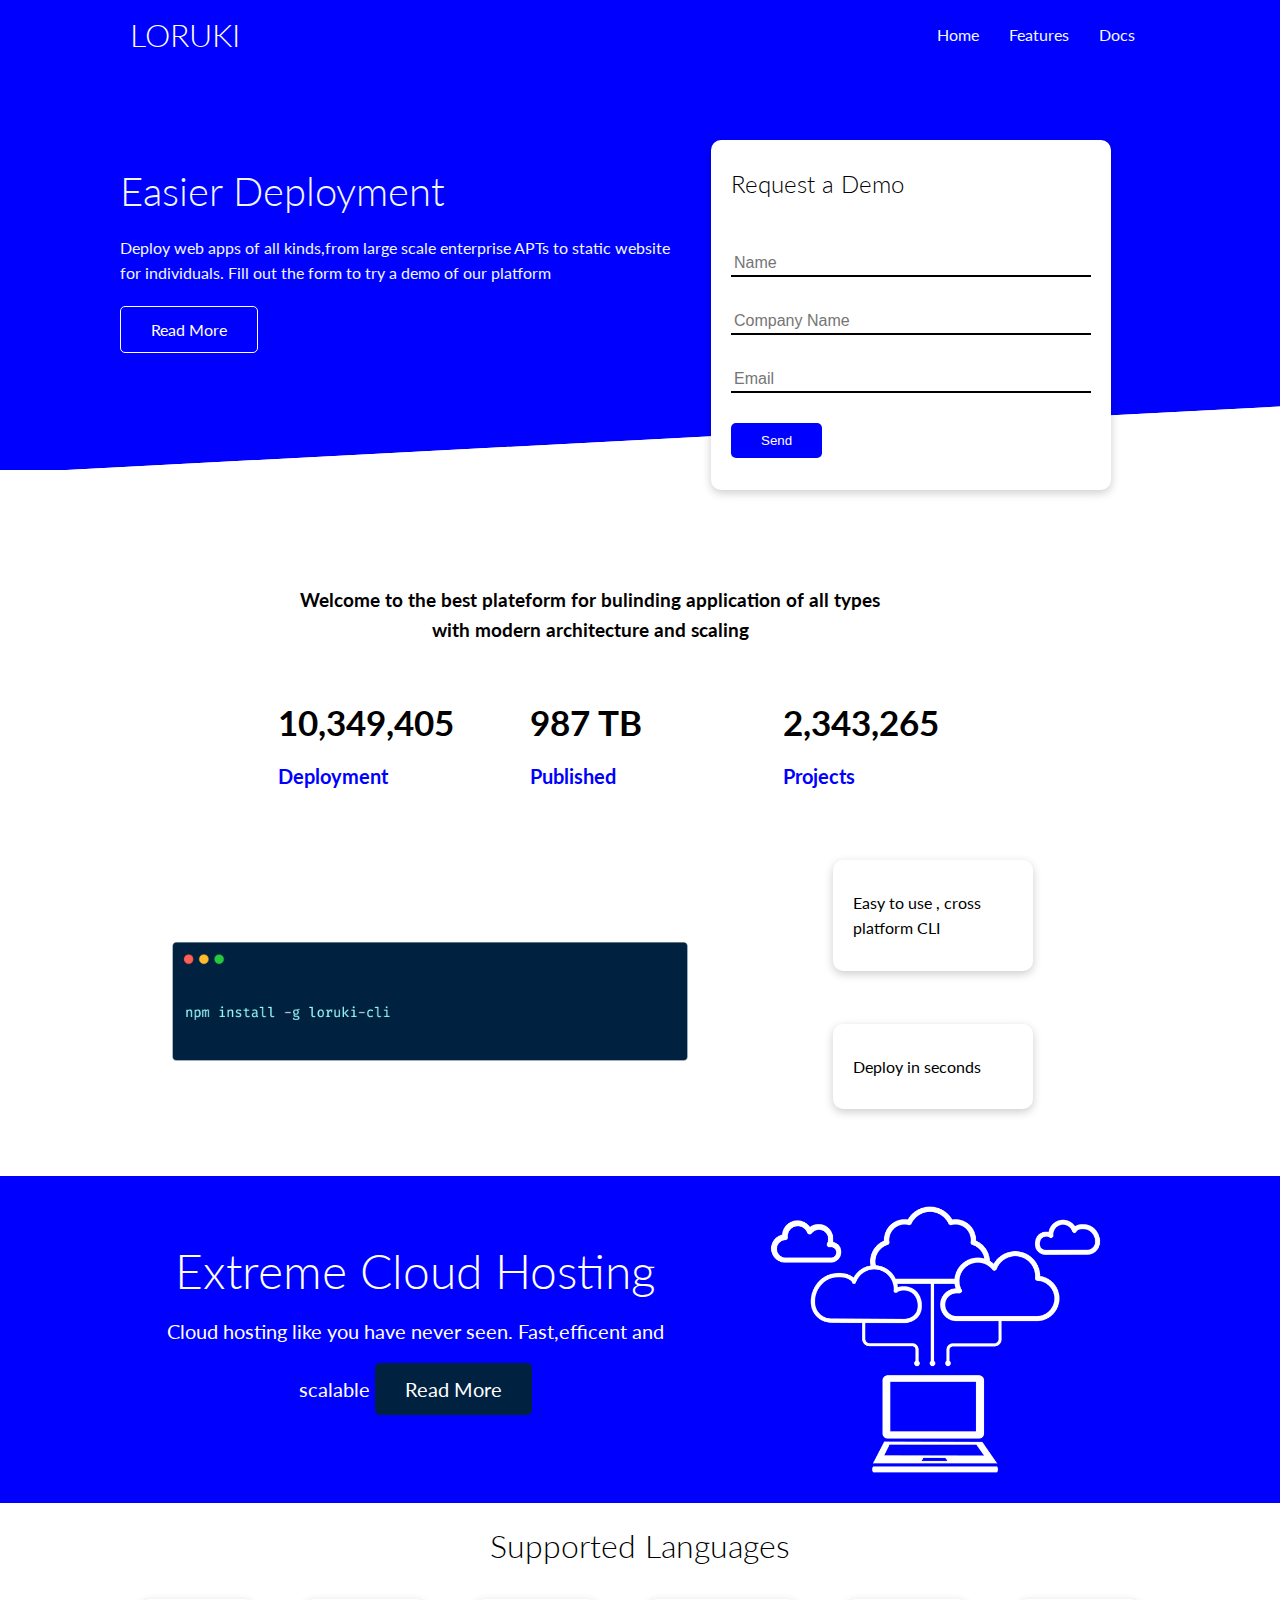
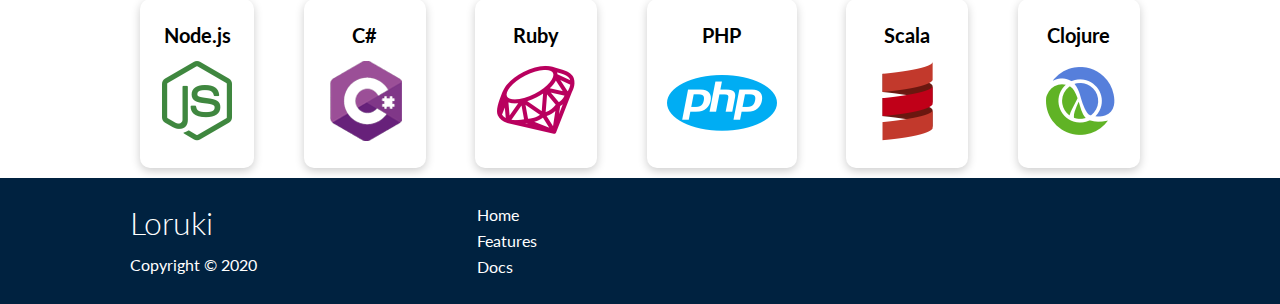
<file: index.html>
<!DOCTYPE html>
<html lang="en">
<head>
    <meta charset="UTF-8">
    <meta http-equiv="X-UA-Compatible" content="IE=edge">
    <meta name="viewport" content="width=device-width, initial-scale=1.0">
    <link rel="stylesheet" href="https://cdnjs.cloudflare.com/ajax/libs/font-awesome/6.1.1/css/all.min.css" integrity="sha512-KfkfwYDsLkIlwQp6LFnl8zNdLGxu9YAA1QvwINks4PhcElQSvqcyVLLD9aMhXd13uQjoXtEKNosOWaZqXgel0g==" crossorigin="anonymous" referrerpolicy="no-referrer" />
    <link rel="stylesheet" href="style.css">
    <link rel="icon" href="images/favicon.png">
    <link rel="stylesheet" href="Utilities.css">

    <title>Loruki |Cloud Hosting For Everyone</title>
</head>
<body>

    <!--Navbar-->
    <div class="navbar">
        <div class="container flex">
            <h1 class="logo">LORUKI</h1>
            <ul class="nav">
                <li><a href="index.html">Home</a></li>
                <li><a href="features.html">Features</a></li>
                <li><a href="docs.html">Docs</a></li>
            </ul>
        </div>
    </div>

    <!--ShowCase-->
    <section class="showcase">
        <div class="container grid">
            <div class="showcase-text">
                <h1>Easier Deployment</h1>
                <p> Deploy web apps of all kinds,from large scale enterprise APTs to static website for individuals.
                    Fill out the  form to try a demo of our platform</p>
                    <a href="feature.html" class="btn btn-outline">Read More</a>
            </div>

            <div class="showcase-form card">
                <h2>Request a Demo</h2>
                <form  name="contact" method="POST" netlify-honeypot="bot-field" data-netlify="true">
                    <input type="hidden" name="form-name" value="contact">
                    <p class="hidden">
                        <label>Don't fill this out if you're human: <input name="bot-field"/></label>
                    </p>
                    <div class="form-control">
                        <input type="text" name="name" placeholder="Name" required>
                    </div>

                    <div class="form-control">
                        <input type="text" name="company" placeholder="Company Name"required>
                    </div>

                    <div class="form-control">
                        <input type="email" name="email" placeholder="Email"required>
                    </div>
                    <input type="submit" value="Send" class="btn btn-primary">
                </form>
            </div>
        </div>
    </section>

    <!--Stats-->
    <section class="stats">
        <div class="container ">
            <h3 class="stats-heading text-center my-1">
                Welcome to the best plateform for bulinding application of all types with modern architecture and scaling
            </h3>
            <div class="grid grid-3 text-centre my-4 ">
                <div>
                    <i class="fas fa-server fa-3x"></i>
                      <h3>10,349,405</h3> 
                      <p class="text-secondary">Deployment</p> 
                </div>

            
                <div>
                        <i class="fas fa-upload fa-3x"></i>
                          <h3>987 TB</h3> 
                          <p class="text-secondary">Published</p>

                </div>

                
                    <div>
                        <i class="fas fa-project-diagram fa-3x"></i>
                          <h3>2,343,265</h3> 
                          <p class="text-secondary">Projects</p>
                    </div>
            </div>
        </div>
    </section>
               
    <!--cli click-->
    <section class="cli">
        <div class="grid container">
             <img src="images/cli.png" alt="cli">
             <div class="card">
                <p>Easy to use , cross platform CLI</p>
             </div>
             <div class="card">
                <p>Deploy in seconds</p>
             </div>
        </div>
    </section>
        
    <!--Cloud-->
    <section class="cloud bg-primary my-2 py-2">
        <div class="container grid">
            <div class="text-center">
                <h2 class="lg">Extreme Cloud Hosting</h2>
                <p class="lead my-1">
                    Cloud hosting like you have never seen.
                    Fast,efficent and scalable
                    <a href="feature.html" class="btn btn-dark my-1">Read More</a>
                </p>
            </div>
            <img src="images/cloud.png" alt="">
        </div>
    </section>

    <!--Languages-->
    <section class="languages">
        <h2 class="md text-center my-2">
            Supported Languages
        </h2>
        <div class="container flex">
            <div class="card">
                <h4> Node.js</h4>
                <img src="images/logo/node.png" alt="">
            </div>
            <div class="card">
                <h4> C#</h4>
                <img src="images/logo/csharp.png" alt="">
            </div>
            <div class="card">
                <h4>Ruby </h4>
                <img src="images/logo/ruby.png" alt="">
            </div>
            <div class="card">
                <h4>PHP </h4>
                <img src="images/logo/php.png" alt="">
            </div>
            <div class="card">
                <h4>Scala </h4>
                <img src="images/logo/scala.png" alt="">
            </div>
            <div class="card">
                <h4> Clojure</h4>
                <img src="images/logo/clojure.png" alt="">
            </div>
        </div>
       </div>
    </section>

    <!--Footer-->
    <footer class="footer bg-dark py-5">
        <div class="container grid grid-3">
            <div>
                <h1>Loruki</h1>
                <p>Copyright &copy; 2020</p>
            </div>
            <nav>
                <ul>
                    
                    <li>  <a href="index.html">Home</a></li>
                    <li>   <a href="features.html">Features</a></li>
                    <li>  <a href="Docs.html">Docs</a></li>
                    

                </ul>
            </nav>
            <div class="social">
              <a href="#"><i class="fab fa-github fa-2x"></i></a>
              <a href="#"><i class="fab fa-facebook fa-2x"></i></a>
              <a href="#"><i class="fab fa-instagram fa-2x"></i></a>
              <a href="#"><i class="fab fa-twitter fa-2x"></i></a>
            </div>
        </div>
    </footer> 
    
</body>
</html>
</file>
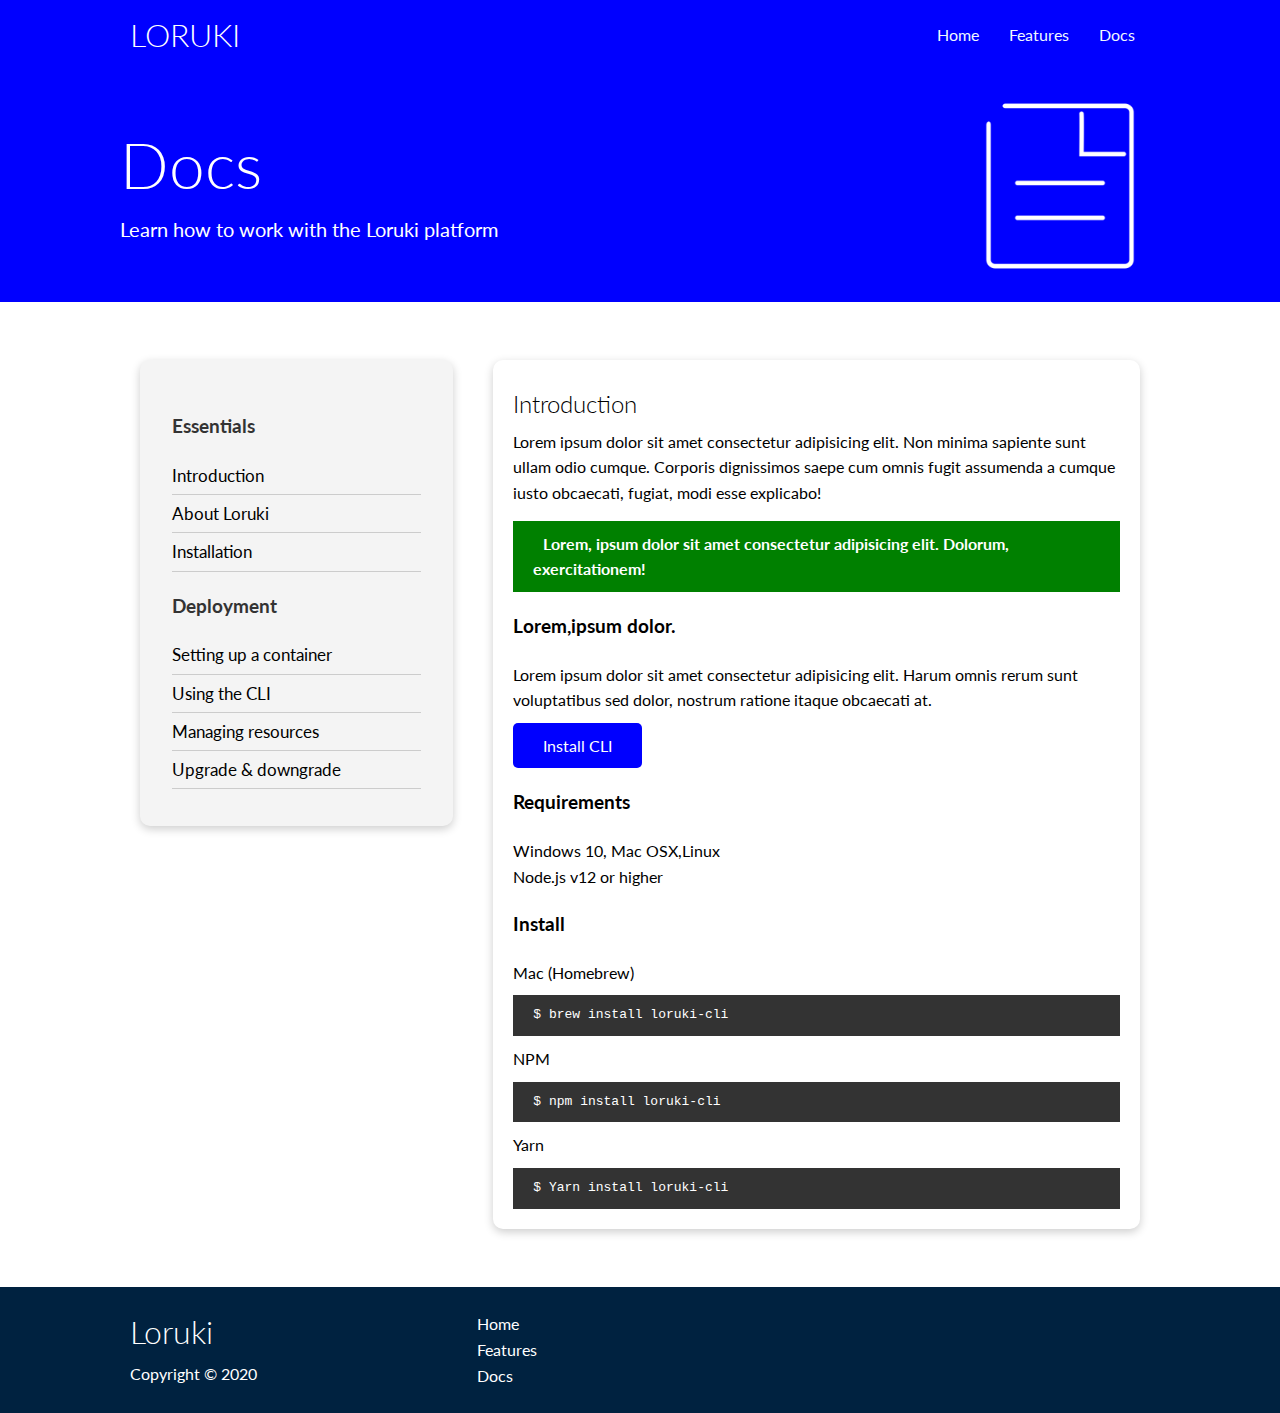
<file: docs.html>
<!DOCTYPE html>
<html lang="en">
<head>
    <meta charset="UTF-8">
    <meta http-equiv="X-UA-Compatible" content="IE=edge">
    <meta name="viewport" content="width=device-width, initial-scale=1.0">
    <link rel="stylesheet" href="https://cdnjs.cloudflare.com/ajax/libs/font-awesome/6.1.1/css/all.min.css" integrity="sha512-KfkfwYDsLkIlwQp6LFnl8zNdLGxu9YAA1QvwINks4PhcElQSvqcyVLLD9aMhXd13uQjoXtEKNosOWaZqXgel0g==" crossorigin="anonymous" referrerpolicy="no-referrer" />
    <link rel="stylesheet" href="style.css">
    <link rel="icon" href="images/favicon.png">
    <link rel="stylesheet" href="Utilities.css">

    <title>Loruki |Cloud Hosting For Everyone</title>
</head>
<body>

    <!--Navbar-->
    <div class="navbar">
        <div class="container flex">
            <h1 class="logo">LORUKI</h1>
            <ul class="nav">
                <li><a href="index.html">Home</a></li>
                <li><a href="features.html">Features</a></li>
                <li><a href="docs.html">Docs</a></li>
            </ul>
        </div>
    </div>

    <!--Head-->
    <section class="docs-head bg-primary py-3">
        <div class="container grid">
            <div>
                <h1 class="xl">Docs</h1>
                <p class="lead">
                    Learn how to work with the Loruki platform
                   
                </p>
            </div>
            <img src="images/docs.png" alt="">
        </div>
    </section>

    <!--Docs main-->

    <section class="docs-main my-4">
        <div class="container grid">
            <div class="card bg-light p-3">
                <h3 class="my-2">Essentials</h3>
                <nav>
                    <ul>
                        <li><a class="text-pimary" href="#">Introduction</a></li>
                        <li><a href="#">About Loruki</a></li>
                        <li><a href="#">Installation</a></li>
                    </ul>
                </nav>

                <h3 class="my-2">Deployment</h3>
                <nav>
                    <ul>
                        <li><a href="#">Setting up a container</a></li>
                        <li><a href="#">Using the CLI</a></li>
                        <li><a href="#">Managing resources</a></li>
                        <li><a href="#">Upgrade & downgrade</a></li>
                    </ul>
                </nav>
            </div>
            <div class="card">
                <h2>Introduction</h2>
                <p>Lorem ipsum dolor sit amet consectetur adipisicing elit. Non minima sapiente sunt ullam odio cumque.
                     Corporis dignissimos saepe cum omnis fugit assumenda a cumque iusto obcaecati, fugiat, modi esse explicabo!</p>
       
                     <div class="alert alert-success">
            <i class="fas fa-info"></i> Lorem, ipsum dolor sit amet consectetur adipisicing elit.
             Dolorum, exercitationem!
        </div>
        
        <h3> Lorem,ipsum dolor.</h3>
        <p>Lorem ipsum dolor sit amet consectetur adipisicing elit. 
        Harum omnis rerum sunt voluptatibus sed dolor, nostrum ratione itaque obcaecati at.</p>
        <a href="#" class="btn btn-primary">Install CLI</a>
      
        <h3>Requirements</h3>
        <ul>
            <li> Windows 10, Mac OSX,Linux</li>
            <li>Node.js v12 or higher</li>
        </ul>

        <h3>Install</h3>
        <p>Mac (Homebrew)</p>
        <pre><code>$ brew install loruki-cli</code></pre>
        <p>NPM</p>
        <pre><code>$ npm install loruki-cli</code></pre>
        <p>Yarn</p>
        <pre><code>$ Yarn install loruki-cli</code></pre>

        </div>
        </div>
    </section>

    
    

   
    <!--Footer-->
    <footer class="footer bg-dark py-5">
        <div class="container grid grid-3">
            <div>
                <h1>Loruki</h1>
                <p>Copyright &copy; 2020</p>
            </div>
            <nav>
                <ul>
                    <li> <a href="index.html">Home</a></li>
                    <li> <a href="features.html">Features</a></li>
                    <li> <a href="Docs.html">Docs</a></li>

                </ul>
            </nav>
            <div class="social">
              <a href="#"><i class="fab fa-github fa-2x"></i></a>
              <a href="#"><i class="fab fa-facebook fa-2x"></i></a>
              <a href="#"><i class="fab fa-instagram fa-2x"></i></a>
              <a href="#"><i class="fab fa-twitter fa-2x"></i></a>
            </div>
        </div>
    </footer> 
    
</body>
</html>
</file>
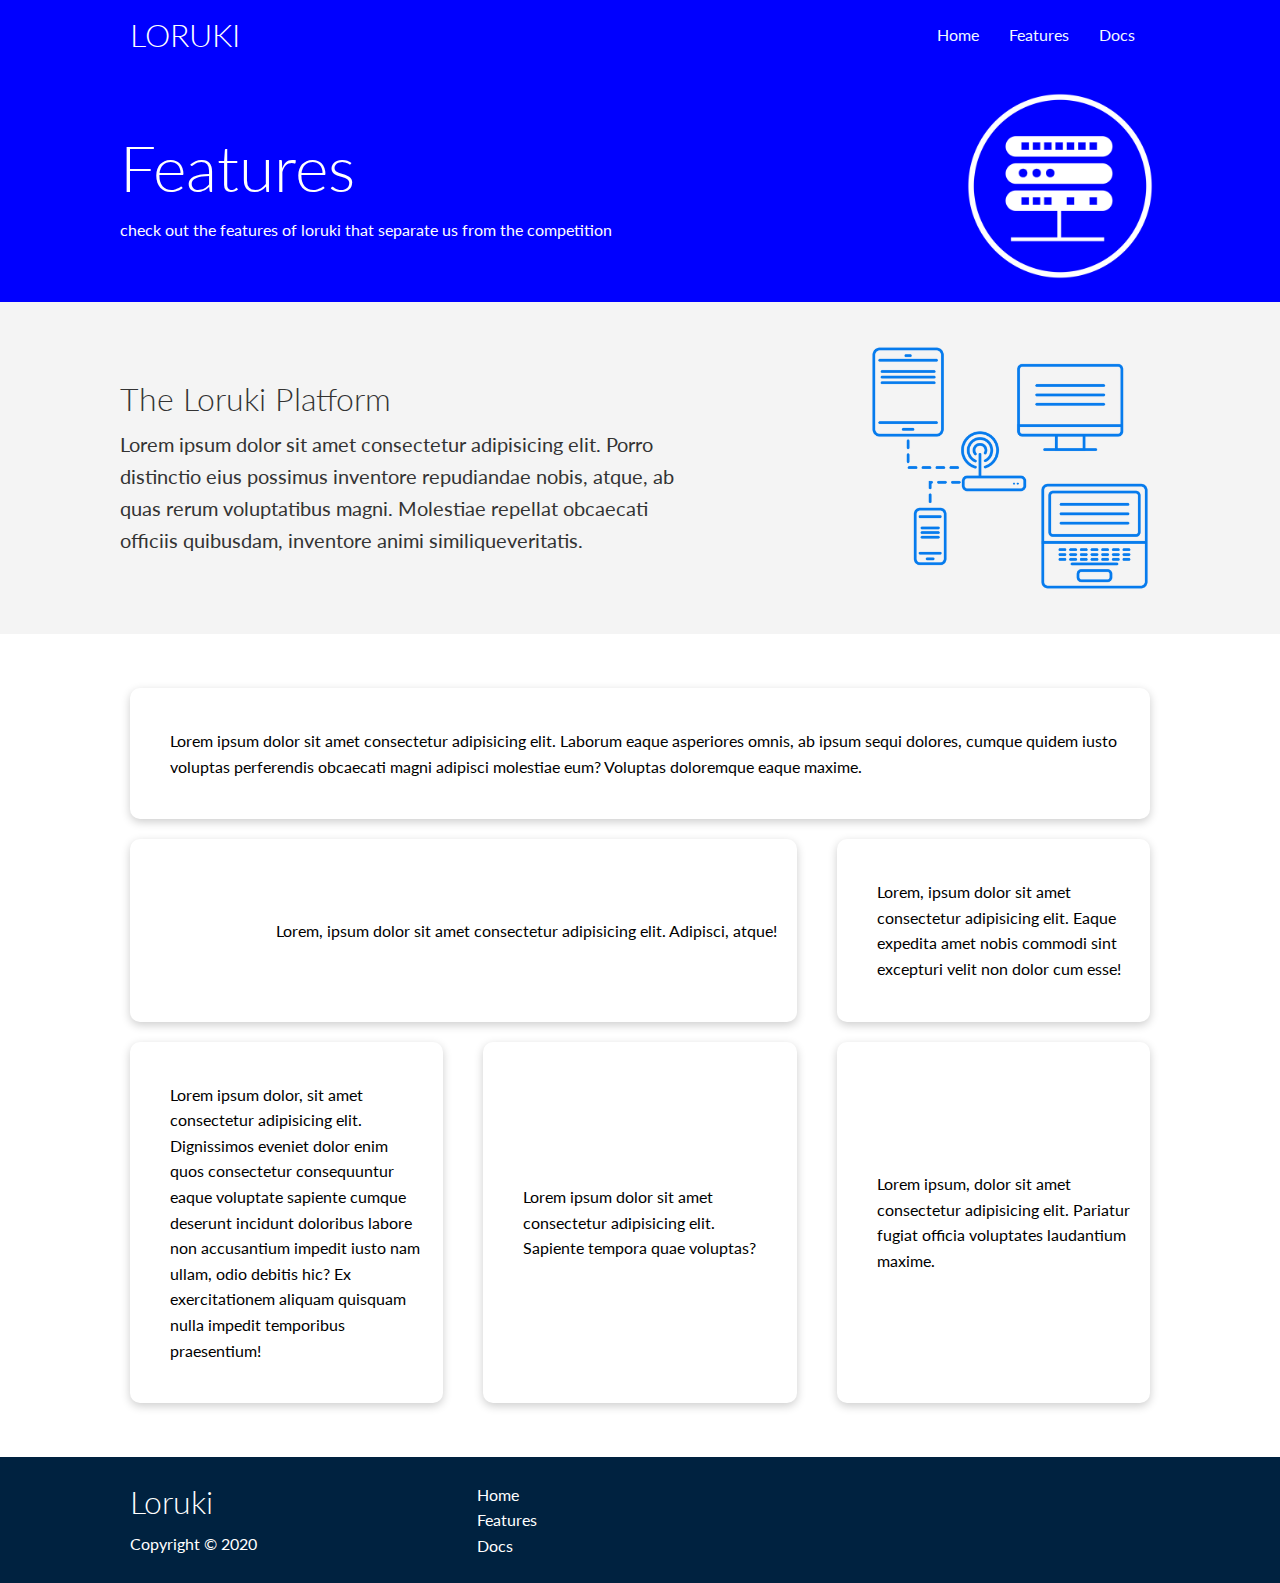
<file: features.html>
<!DOCTYPE html>
<html lang="en">
<head>
    <meta charset="UTF-8">
    <meta http-equiv="X-UA-Compatible" content="IE=edge">
    <meta name="viewport" content="width=device-width, initial-scale=1.0">
    <link rel="stylesheet" href="https://cdnjs.cloudflare.com/ajax/libs/font-awesome/6.1.1/css/all.min.css" integrity="sha512-KfkfwYDsLkIlwQp6LFnl8zNdLGxu9YAA1QvwINks4PhcElQSvqcyVLLD9aMhXd13uQjoXtEKNosOWaZqXgel0g==" crossorigin="anonymous" referrerpolicy="no-referrer" />
    <link rel="stylesheet" href="style.css">
    <link rel="icon" href="images/favicon.png">
    <link rel="stylesheet" href="Utilities.css">

    <title>Loruki |Cloud Hosting For Everyone</title>
</head>
<body>

    <!--Navbar-->
    <div class="navbar">
        <div class="container flex">
            <h1 class="logo">LORUKI</h1>
            <ul class="nav">
                <li><a href="index.html">Home</a></li>
                <li><a href="features.html">Features</a></li>
                <li><a href="docs.html">Docs</a></li>
            </ul>
        </div>
    </div>

    <!--Head-->
    <section class="features-head bg-primary py-3">
        <div class="container grid">
            <div>
                <h1 class="xl">Features</h1>
                <p>
                    check out the features of loruki that
                    separate us from the competition
                </p>
            </div>
            <img src="images/server.png" alt="">
        </div>
    </section>

    <!--Sub Head-->
    <section class="features-sub-head bg-light py-3">
        <div class="container grid">
            <div>
                <h1 class="md">The Loruki Platform</h1>
                <p class="lead">
                    Lorem ipsum dolor sit amet consectetur
                    adipisicing elit. Porro distinctio eius possimus inventore repudiandae nobis, atque, ab quas
                    rerum voluptatibus magni. Molestiae repellat obcaecati officiis quibusdam, inventore animi similiqueveritatis.
                </p>
            </div>
            <img src="images/server2.png" alt="">
        </div>
    </section>

    <section class="features-main my-2">
        <div class="container grid grid-3">
            <div class="card flex">
                <i class="fas fa-server fa-3x"></i>
                <p>
                    Lorem ipsum dolor sit amet consectetur 
                    adipisicing elit. Laborum eaque asperiores omnis, ab ipsum sequi dolores, cumque quidem iusto voluptas
                    perferendis obcaecati magni adipisci molestiae eum? Voluptas doloremque eaque maxime.
                </p>
            </div>
            <div class="card flex">
                <i class="fas fa-laptop-code fa-3x"></i>
                <p>
                    Lorem, ipsum dolor sit amet consectetur adipisicing elit. Adipisci, atque!
                </p>
            </div>
            <div class="card flex">
                <i class="fas fa-power-off fa-3x"></i>
                <p>
                    Lorem, ipsum dolor sit amet consectetur adipisicing elit. 
                    Eaque expedita amet nobis commodi sint excepturi velit non dolor cum esse!
                </p>
            </div>
            <div class="card flex">
                <i class="fas fa-database fa-3x"></i>
                <p>
                    Lorem ipsum dolor, sit amet consectetur adipisicing elit. Dignissimos eveniet dolor enim quos consectetur consequuntur eaque voluptate sapiente cumque deserunt incidunt doloribus labore non accusantium impedit iusto nam ullam, odio debitis hic? 
                    Ex exercitationem aliquam quisquam nulla impedit temporibus praesentium!
                </p>
            </div>
            <div class="card flex">
                <i class="fas fa-network-wired fa-3x"></i>
                <p>
                    Lorem ipsum dolor sit amet consectetur adipisicing elit. Sapiente tempora quae voluptas?
                </p>
            </div>
            <div class="card flex">
                <i class="fas fa-upload fa-3x"></i>
                <p>
                    Lorem ipsum, dolor sit amet consectetur adipisicing elit. 
                    Pariatur fugiat officia voluptates laudantium maxime.
                </p>
            </div>
         </div>
    </section>
    

   
    <!--Footer-->
    <footer class="footer bg-dark py-5">
        <div class="container grid grid-3">
            <div>
                <h1>Loruki</h1>
                <p>Copyright &copy; 2020</p>
            </div>
            <nav>
                <ul>
                    
                    <li> <a href="index.html">Home</a></li>
                    <li> <a href="features.html">Features</a></li>
                    <li> <a href="Docs.html">Docs</a></li>
                    

                </ul>
            </nav>
            <div class="social">
              <a href="#"><i class="fab fa-github fa-2x"></i></a>
              <a href="#"><i class="fab fa-facebook fa-2x"></i></a>
              <a href="#"><i class="fab fa-instagram fa-2x"></i></a>
              <a href="#"><i class="fab fa-twitter fa-2x"></i></a>
            </div>
        </div>
    </footer> 
    
</body>
</html>
</file>
<file: style.css>
@import url('https://fonts.googleapis.com/css2?family=Lato:wght@300&display=swap');

:root{
    --primary-color:blue;
    --secondary-color: darkblue;
    --dark-color:#002240;
    --light-color:#f4f4f4;
    --success-color:green;
    --error-color:red;
}

*{
    box-sizing: border-box;
    padding: 0;
    margin: 0;
}

body{
    font-family: 'lato',sans-serif;
    color: black;
    line-height: 1.6;
}

 ul{
    list-style-type: none;
}

 a{
    text-decoration: none;
    color: black;
}

h1,h2{
    font-weight: 300;
    line-height: 1.2;
    margin: 10px 0;
}

p{
    margin: 10px 0;
}

img{
    width: 100%;
}

code,
 pre{
    background: #333;
    color: white;
    padding: 10px;
}

.hidden{
    visibility: hidden;
    height: 0;
}

/* Navbar*/

.navbar{
    background-color: var(--primary-color);
    color: white;
    height: 70px;
}

/*ShowCase*/

.showcase{
    height:400px;
    background-color: var(--primary-color);
    color: aliceblue;
    position: relative ;
}

.showcase h1{
    font-size: 40px;
}
.showcase p{
    margin: 20px 0;
}

.showcase-text .btn{
    border:1px white solid
}

.showcase-text{
    animation:slideInFromLeft 1s ease-in;
}

.showcase-form{
    position: relative;
    top: 60px;
    height: 350px;
    width: 400px;
    padding: 40px;
    z-index: 100;
    animation:slideInFromLeft 1s ease-in;
}

.showcase-form .form-control{
 margin: 30px 0;
}

.showcase-form input:focus{
    outline: none;
}

.form-control input[type ='text'] ,
.form-control input[type ='email']{
    border: 0px;
    border-bottom: 2px solid ;
    border-color: black;
    width: 100%;
    padding: 3px;
    font-size: 16px;
}

.showcase::before,
.showcase::after{
    content:'';
    position: absolute;
    height: 100px;
    bottom: -70px;
    right: 0;
    left: 0;
    background:white;
    transform:skewY(-3deg);
    -webkit-transform: skewY(-3deg);
    -moz-transform: skewY(-3deg);
    transform: skewY(-3deg);
}

/*Stats*/
.stats{
    padding-top: 100px;
    animation:slideInFromBottom 1s ease-in
}
.stats .grid{
    width: 737px;
    margin-left: 148px;
}
.stats-heading{
    max-width: 800px;
    padding-left: 150px;
    width: 100%;
    padding-right: 30px;

}
.stats .grid h3{
font-size: 35px;
}
.stats .grid p{
    font-size: 20px;
    font-weight: bold;
}

.stats  .text-secondary{
    color: blue;
}


/*Cli*/

.cli .grid{
    grid-template-columns: repeat(3,1fr);
    grid-template-rows: repeat(2,1fr);
}

.cli .grid >*:first-child{
    grid-column: 1/span 2;
    grid-row: 1/span2;

}

.cli .grid img{
    width: 600px;

}
.cli .grid .card{
    width: 200px;
}

.navbar ul{
    display: flex;
}

.navbar a{
    color: aliceblue;
    padding: 10px;
    margin: 0 5px;
}

.navbar a:hover{
    border-bottom: 2px white solid;
}

/*Cloud*/
.cloud .grid{
    grid-template-columns: 4fr 3fr;
}

/*Langugage*/

.languages .flex{
    flex-wrap: wrap;
}
.languages .card{
    text-align:center;
    margin: 18px 10x 40px;
    transition: transform 0.2s ease-in;
}
.languages .card h4{
    font-size: 20px;
    margin-bottom: 10px;
}
.languages .card:hover{
    transform: translateY(-15px);
}

/*Features*/

.features-head img, .docs-head img{
    width: 200px;
    justify-self: flex-end;
}
.features-sub-head img{
    width: 300px;
    justify-self: flex-end;
}

.features-main .card > i{
  margin: 0 10px;
}

.features-main .grid{
    padding:30px;
}

.features-main .grid > *:first-child{
    grid-column: 1/span 3;
}

.features-main .grid > *:nth-child(2){
    grid-column: 1/span 2;
}

/*Docs*/

.docs-main h3{
    margin:20px 0;
}

.docs-main .grid{
    grid-template-columns: 1fr 2fr;
    align-items: flex-start;
}

.docs-main nav li{
    font-size: 17px;
    padding-bottom: 5px;
    margin-bottom: 5px;
    border-bottom: 1px #ccc solid;
}

.docs-main a:hover{
    font-weight: bold;
}

/*Footer*/

.footer .social a{
    margin: 0 10px;
}

/*Animation*/

@keyframes slideInFromLeft{
    0%{
        transform:translate(-100%)
    }
    100%{
        transform: translate(0);
    }
}

@keyframes slideInFromRight{
    0%{
        transform:translate(100%)
    }
    100%{
        transform: translate(0);
    }
}
    @keyframes slideInFromTop{
        0%{
            transform:translateY(-100%)
        }
        100%{
            transform: translateX(0);
        }
    }

    @keyframes slideInFromBottom{
        0%{
            transform:translateY(100%)
        }
        100%{
            transform: translateX(0);
        }
    }
    

/*Tablets and under*/

@media(max-width:768px){
    .grid,
    .showcase .grid,
    .stats .grid,
    .cli .grid,
    .cloud .grid,
    .features-main .grid,
    .docs-main .grid{
      grid-template-columns: 1fr;
      grid-template-rows: 1fr;
    }
    .showcase{
        height: auto;
    }
    .showcase-text{
        text-align: center;
        margin-top: 40px;
        animation:slideInFromTop 1s ease-in
    }
    .showcase-form{
        justify-self: center;
        margin: auto;
        animation:slideInFromBottom 1s ease-in
    }

    .cli .grid >*:first-child{
        grid-column: 1;
        grid-row:1;
    }

    .features-head,
    .features-sub-head,
    .docs-head{
        text-align: center;

    }
    .features-head img,
    .features-sub-head img,
    .docs-head img{
        justify-self: center;

    }

    .features-main .grid > *:first-child,
    .features-main .grid > *:nth-child(2){
        grid-column: 1;


    }
}

/*Mobile*/

@media(max-width:500px){

    .navbar{
        height: 110px;
    }
    .navbar .flex{
        flex-direction: column;

    }
    .navbar ul{
        padding:10px;
        background-color: rgba(0,0,0,0.1);
    }

    .features-head .container{
        display: flex;
        flex-direction: column;
    }

    .features-sub-head .container{
        display: flex;
        flex-direction: column;

    }
    .docs-head .container{
        display: flex;
        flex-direction: column;
    }

    .stats .container{
         width: 150px;
         overflow : visible;
        margin-left: 28px;
    }

    .stats .stats-heading{
        width: 400px;
        text-align: center;
        padding-left: 0px;
    }
    
}
</file>
<file: Utilities.css>
/*Utilites*/

.container{
    max-width: 1100px;
    margin: 0 auto;
    overflow: auto;
    padding: 0 40px;
}

.card{
    background-color: white;
    color: black;
    border-radius: 10px;
    box-shadow: 0 3px 10px rgba(0,0,0,0.2);
    padding: 20px;
    margin: 10px;
}

.btn{
    display: inline-block;
    padding: 10px 30px;
    cursor: pointer;
    background-color: var(--primary-color);
    color: #fff;
    border:none;
    border-radius: 5px;
}

.btn-outline{
    background-color:transparent;
    color: 1px #fff solid;
}

.btn:hover{
    transform: scale(0.98);
}

/* Backgroud & colored buttons*/

.bg-primary, 
.btn-primary{
    background-color: var(--primary-color);
    color: white;
}
.bg-secondary, 
.btn-secondary{
    background-color: var(--secondary-color);
    color: white;
}
.bg-dark, 
.btn-dark{
    background-color: var(--dark-color);
    color: white;
}
.bg-light, 
.btn-light{
    background-color: var(--light-color);
    color: #333;
}
.bg-primary a, 
.btn-primary a,
.bg-secondary a, 
.btn-secondary a,
.bg-dark a, 
.btn-dark a{
    color: #fff;
}

/*Text-color*/

.text-primary{
    color: var(--primary-color);
    
}
.text-secondary{
   color: var(--secondary-color);
    
}
.text-dark{
    color: var(--dark-color);
    
}
.text-light{
    color: var(--light-color);
    
}

/*Text sizes*/
.lead{
    font-size: 20px;
}

.sm{
    font-size: 1rem;
}

.md{
    font-size: 2rem;
}

.lg{
    font-size: 3rem;
}

.xl{
    font-size: 4rem;
}

.text-center{
  text-align: center;
}

/*Alert*/

.alert{
    background-color: var(--light-color);
    padding: 10px 20px;
    font-weight: bold;
    margin: 15px 0;
}

.alert i{
    margin-right: 10px;
}
.alert-success{
    background-color: var(--success-color);
    color: white;
}
.alert-error{
    background-color: var(--error-color);
    color: white;
}


.flex{
    display: flex;
    justify-content: space-between;
    align-items: center;
    height: 100%;
}
.grid{
    display: grid;
    grid-template-columns: repeat(2,1fr);
    gap: 20px;
    justify-content: center;
    align-items: center;
    height:50%;
    grid-template-columns: 55% 45%;
    
    overflow: visible;
}

.grid-3{
    grid-template-columns: repeat(3,1fr);
    
    
}

/*Margin*/

.my-1{ 
    margin: 1rem 0;
}

.my-2{
    margin: 1.5rem 0;
}

.my-3{
    margin: 2rem 0;
}

.my-4{
    margin: 3rem 0;
}

.my-5{
    margin: 4rem 0;
}

.m-1{
    margin: 1rem ;
}

.m-2{
    margin: 1.5rem ;
}

.m-3{
    margin: 2rem ;
}

.m-4{
    margin: 3rem ;
}

.m-5{
    margin: 4rem ;
}


.my-1{ 
    margin: 1rem 0;
}

.my-2{
    margin: 1.5rem 0;
}

.my-3{
    margin: 2rem 0;
}

.my-4{
    margin: 3rem 0;
}

.my-5{
    margin: 4rem 0;
}

.m-1{
    margin: 1rem ;
}

.m-2{
    margin: 1.5rem ;
}

.m-3{
    margin: 2rem ;
}

.m-4{
    margin: 3rem ;
}

.m-5{
    margin: 4rem ;
}

.m-7{
    margin: 7rem;
}

.mx-6{
    margin: 0 6rem;
}

/*padding*/

.py-1{
    padding: 1rem 0;
}
.py-2{
    padding : 1rem 0;
}
.py-3{
    padding : 1rem 0;
}
.py-4{
    padding : 1rem 0;
}
.py-5{
    padding : 1rem 0;
}

.p-1{
    padding:1rem;
}
.p-2{
    padding:1.5rem;
}
.p-3{
    padding:2rem;
}
.p-4{
    padding:3rem;
}
.p-5{
    padding:4rem;
}
</file>
